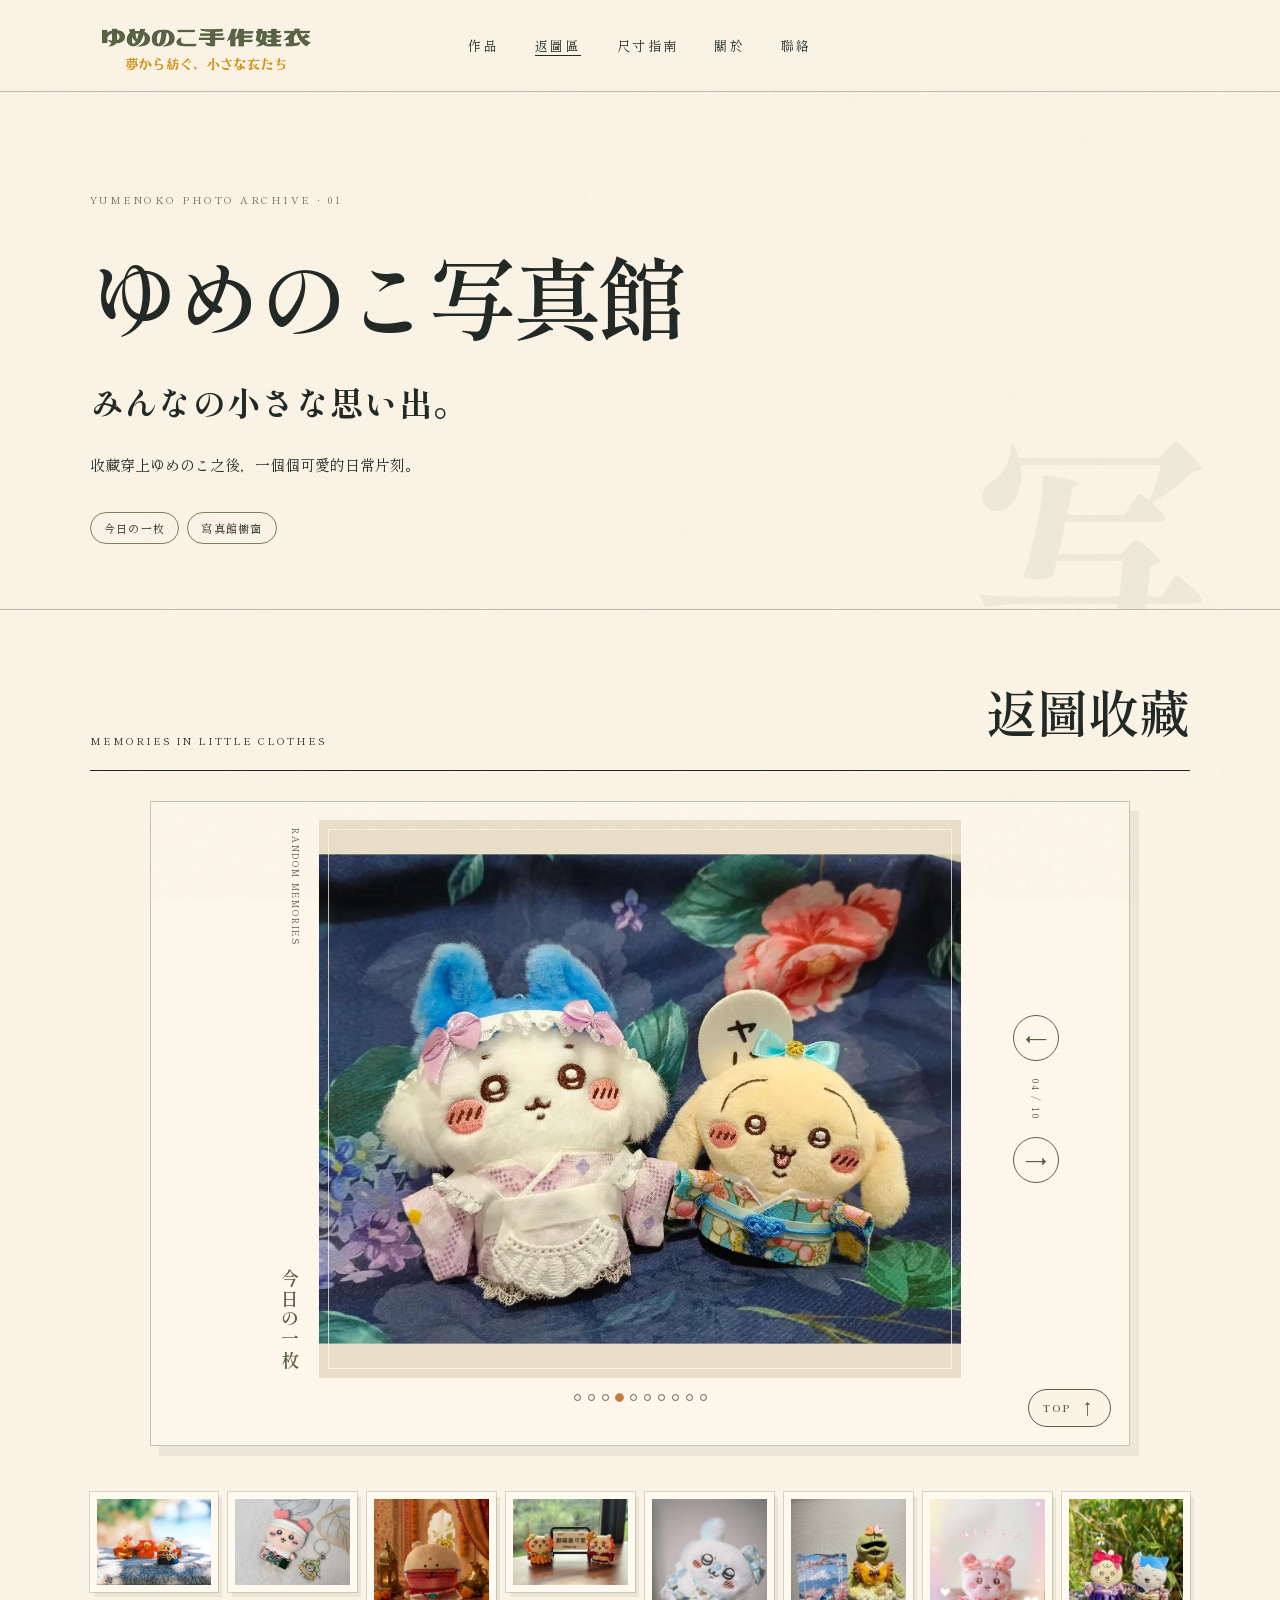
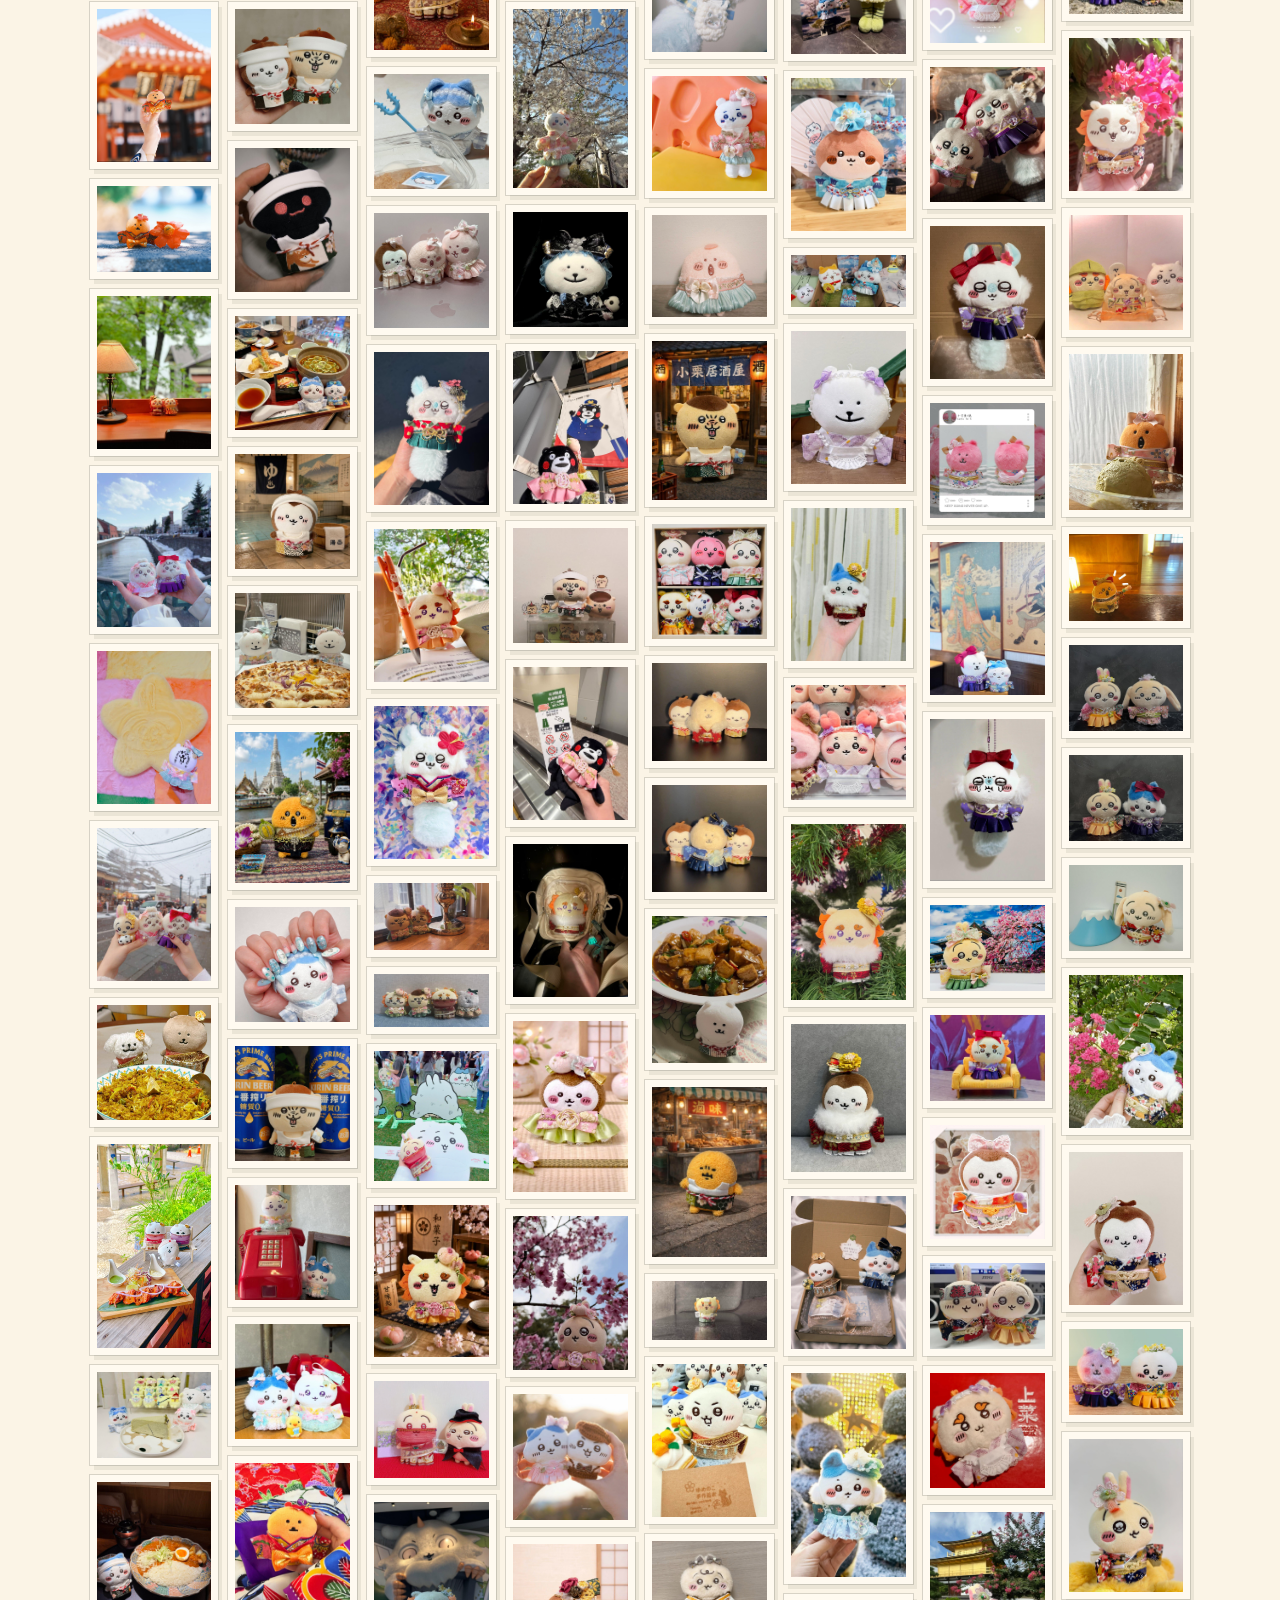
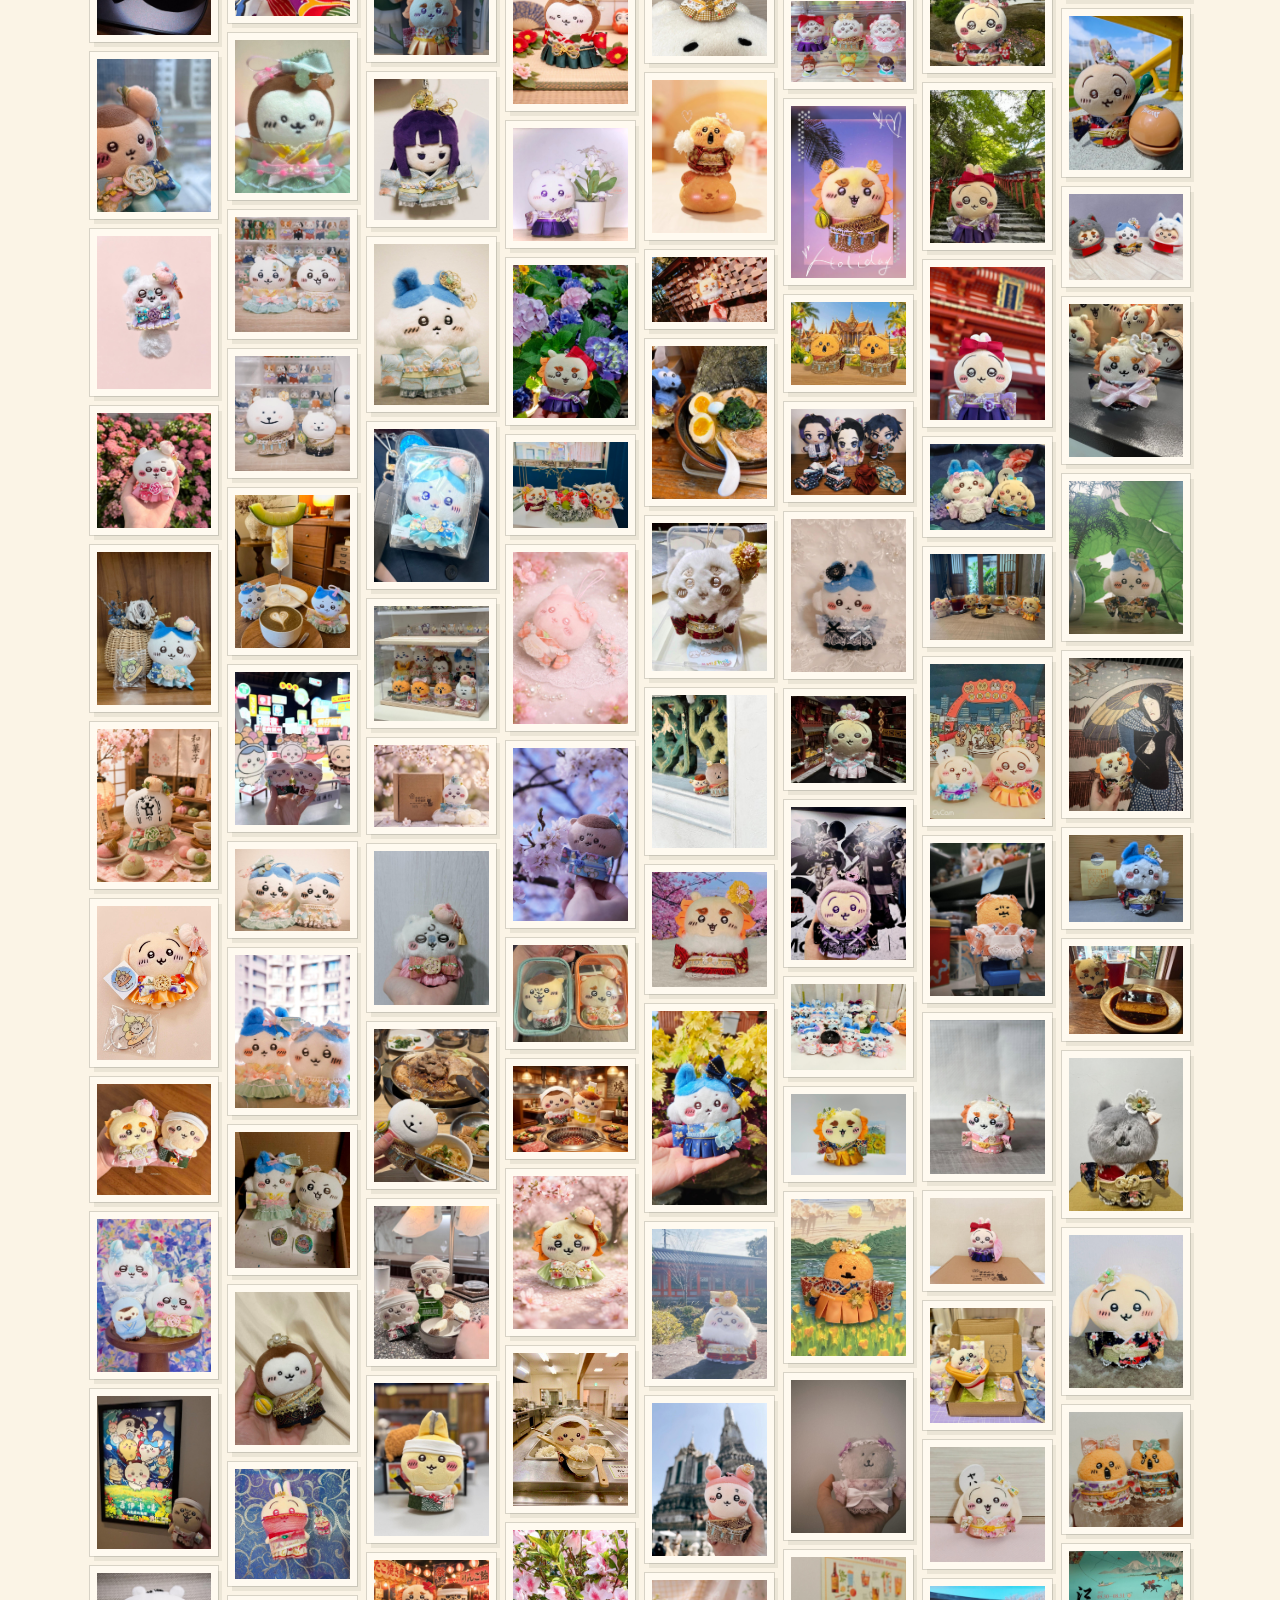
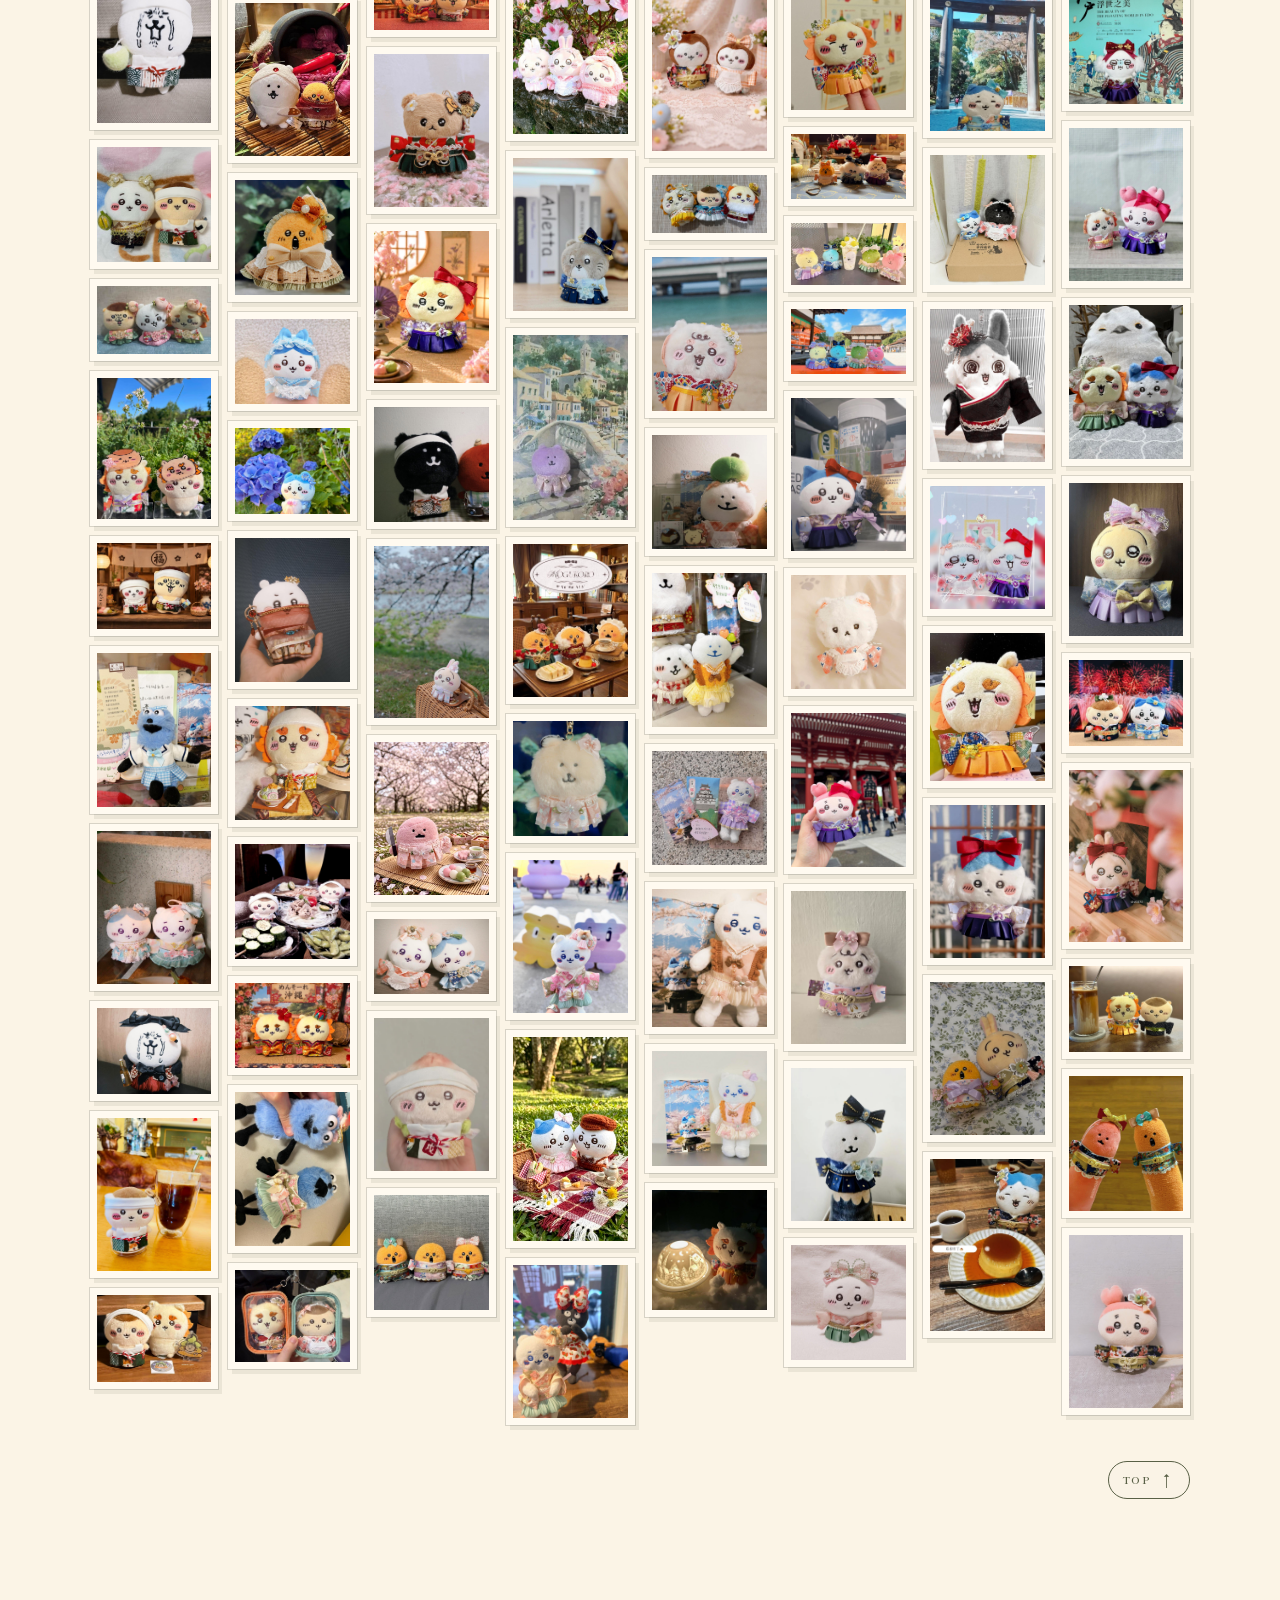
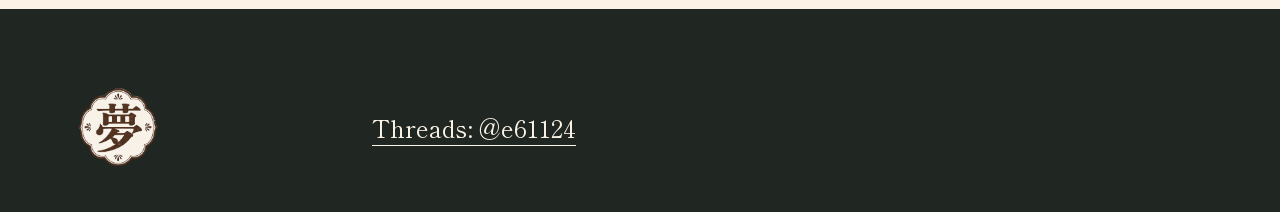
<file: photos.html>
<!doctype html>
<html lang="zh-Hant">
<head>
  <meta charset="UTF-8">
  <meta name="viewport" content="width=device-width, initial-scale=1.0">
  <meta name="description" content="ゆめのこ返圖寫真館，收藏孩子們穿上小衣裳後的日常片刻。">
  <title>ゆめのこ写真館｜返圖區</title>
  <link rel="preconnect" href="https://fonts.googleapis.com">
  <link rel="preconnect" href="https://fonts.gstatic.com" crossorigin>
  <link href="https://fonts.googleapis.com/css2?family=Noto+Serif+TC:wght@400;600;700&family=Shippori+Mincho:wght@400;600;700&display=swap" rel="stylesheet">
  <link rel="stylesheet" href="styles.css?v=20260813-22">
</head>
<body class="photo-page" id="top">
  <div class="noise" aria-hidden="true"></div>
  <header class="site-header">
    <a class="brand" href="index.html" aria-label="回到ゆめのこ首頁"><img src="assets/header-brand.png" alt="ゆめのこ手作娃衣｜夢から紡ぐ、小さな衣たち"></a>
    <button class="menu-btn" aria-expanded="false" aria-controls="main-nav">目錄</button>
    <nav id="main-nav" aria-label="主要導覽"><a href="index.html#works">作品</a><a href="photos.html" aria-current="page">返圖區</a><a href="size-guide.html">尺寸指南</a><a href="index.html#story">關於</a><a href="index.html#contact">聯絡</a></nav>
  </header>

  <main>
    <section class="photo-intro" aria-labelledby="photo-title">
      <p class="photo-number">YUMENOKO PHOTO ARCHIVE · 01</p>
      <h1 id="photo-title">ゆめのこ写真館</h1>
      <h2>みんなの小さな思い出。</h2>
      <p>收藏穿上ゆめのこ之後，一個個可愛的日常片刻。</p>
      <nav class="photo-note" aria-label="返圖區快速連結"><a href="#return-slideshow">今日の一枚</a><a href="#return-gallery">寫真館櫥窗</a></nav>
    </section>

    <section class="returns" aria-labelledby="returns-title">
      <div class="returns-heading">
        <p>MEMORIES IN LITTLE CLOTHES</p>
        <h2 id="returns-title">返圖收藏</h2>
      </div>
      <section class="return-slideshow" id="return-slideshow" aria-label="隨機返圖幻燈片" aria-roledescription="carousel">
        <div class="slideshow-label"><span>RANDOM MEMORIES</span><strong>今日の一枚</strong></div>
        <button class="slide-photo" type="button" aria-label="開啟目前返圖照片">
          <img src="" alt="" fetchpriority="high">
        </button>
        <div class="slide-controls">
          <button class="slide-prev" type="button" aria-label="上一張幻燈片">←</button>
          <span class="slide-counter" aria-live="polite"></span>
          <button class="slide-next" type="button" aria-label="下一張幻燈片">→</button>
        </div>
        <div class="slide-dots" aria-label="幻燈片頁碼"></div>
        <a class="mobile-top slideshow-top" href="#top" aria-label="回到頁首">TOP <span aria-hidden="true">↑</span></a>
      </section>
      <div class="return-gallery" id="return-gallery" aria-live="polite"></div>
      <div class="returns-empty" id="returns-empty">
        <span class="empty-stamp" aria-hidden="true">募集中</span>
        <div><h3>第一張寫真，等待收藏。</h3><p>將返圖放進專用相簿後，這裡會以小尺寸寫真牆呈現每個可愛日常。</p></div>
      </div>
      <a class="mobile-top" href="#top" aria-label="回到頁首">TOP <span aria-hidden="true">↑</span></a>
    </section>
  </main>

  <footer><div class="footer-mark"><img src="assets/footer-yume-mark.png" alt="夢"></div><div class="footer-thread"><a href="https://www.threads.net/@e61124" target="_blank" rel="noopener noreferrer">Threads: @e61124</a></div></footer>

  <dialog class="lightbox return-lightbox" aria-label="返圖相簿"><button class="close" aria-label="關閉">×</button><button class="prev" aria-label="上一張">←</button><div class="lightbox-art photo-lightbox"></div><div class="lightbox-caption"><span class="counter"></span><h3></h3></div><button class="next" aria-label="下一張">→</button></dialog>
  <script src="return-data.js?v=20260816-1"></script>
  <script src="photos.js?v=20260812-13"></script>
</body>
</html>
</file>
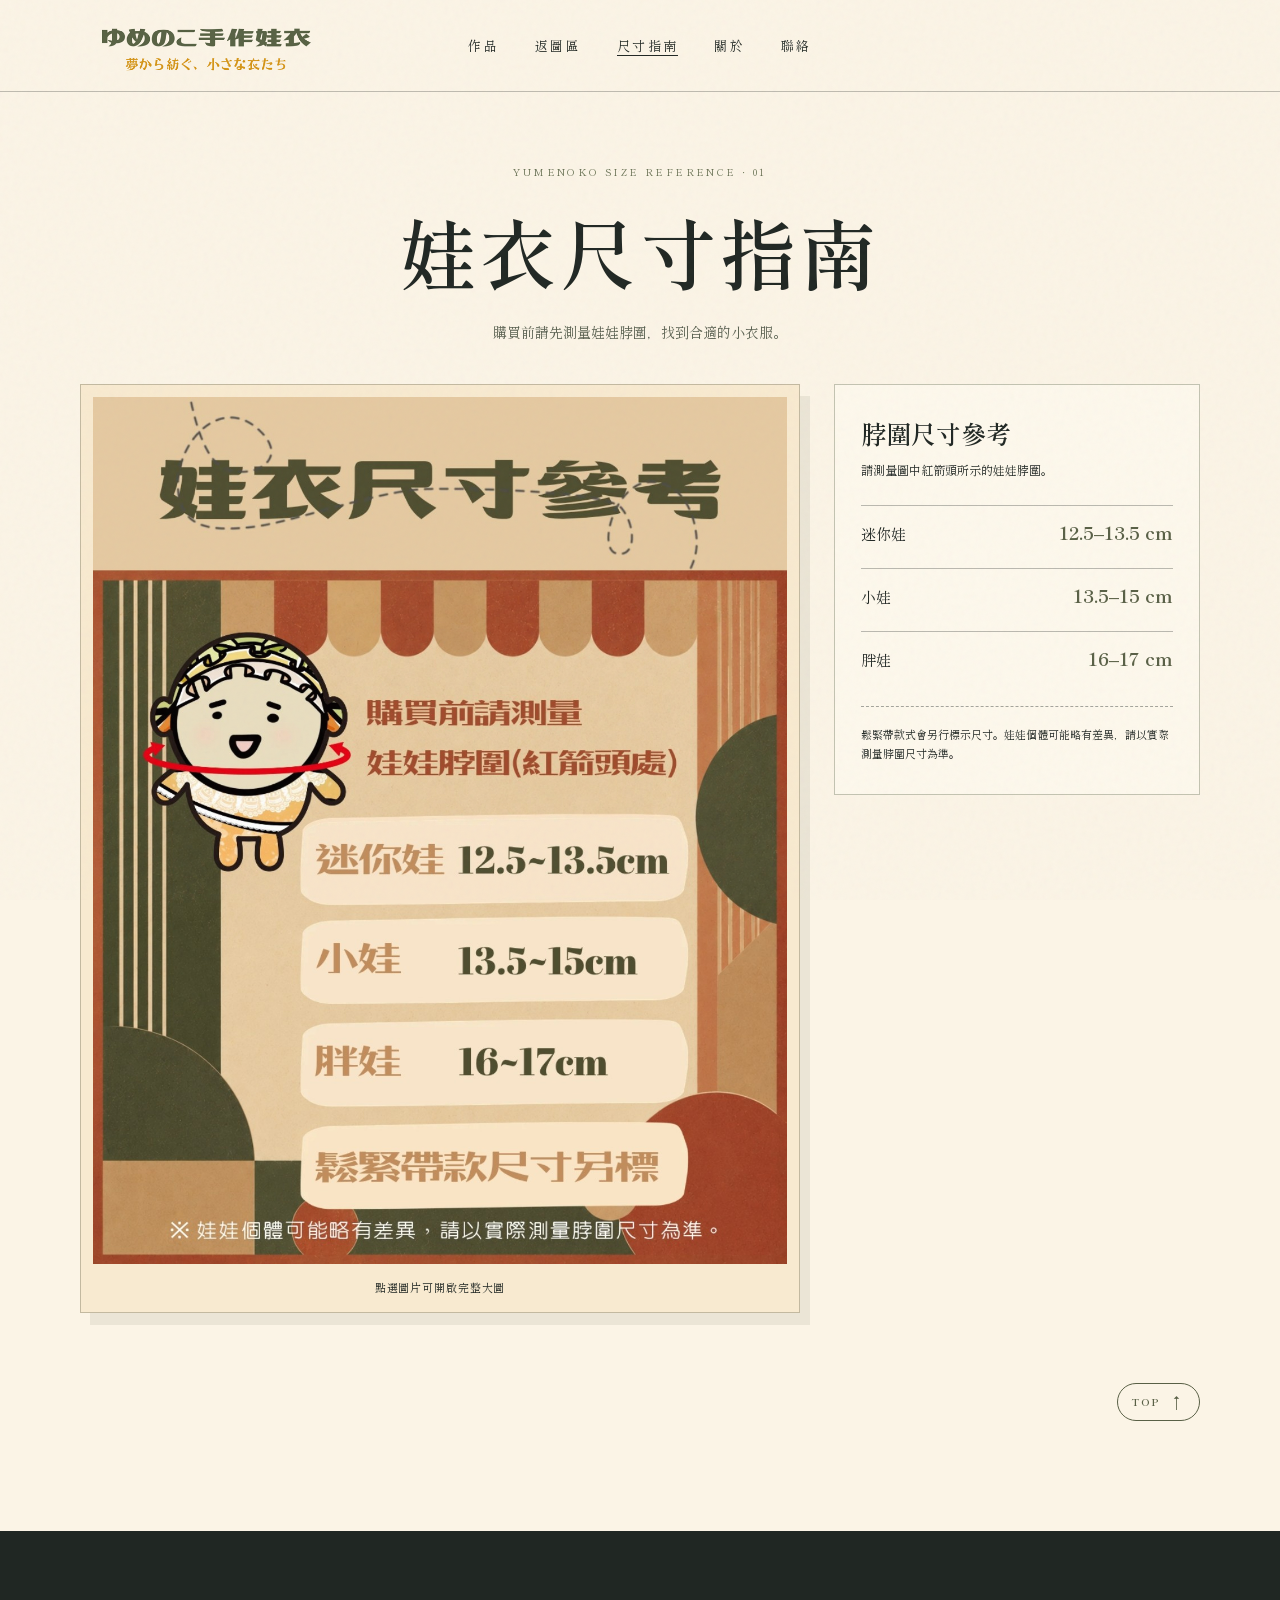
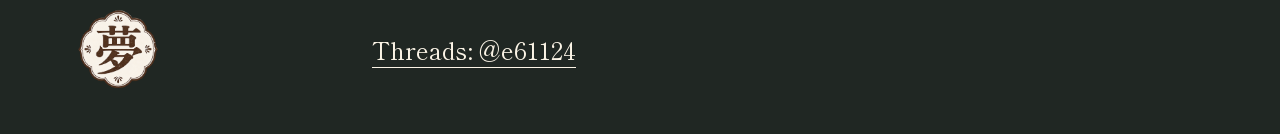
<file: size-guide.html>
<!doctype html>
<html lang="zh-Hant">
<head>
  <meta charset="UTF-8">
  <meta name="viewport" content="width=device-width, initial-scale=1.0">
  <meta name="description" content="ゆめのこ手作娃衣尺寸指南，購買前請測量娃娃脖圍。">
  <title>娃衣尺寸指南｜ゆめのこ手作娃衣</title>
  <link rel="preconnect" href="https://fonts.googleapis.com">
  <link rel="preconnect" href="https://fonts.gstatic.com" crossorigin>
  <link href="https://fonts.googleapis.com/css2?family=Noto+Serif+TC:wght@400;600;700&family=Shippori+Mincho:wght@400;600;700&display=swap" rel="stylesheet">
  <link rel="stylesheet" href="styles.css?v=20260813-22">
</head>
<body class="size-page" id="top">
  <div class="noise" aria-hidden="true"></div>
  <header class="site-header">
    <a class="brand" href="index.html" aria-label="回到ゆめのこ首頁"><img src="assets/header-brand.png" alt="ゆめのこ手作娃衣｜夢から紡ぐ、小さな衣たち"></a>
    <button class="menu-btn" aria-expanded="false" aria-controls="main-nav">目錄</button>
    <nav id="main-nav" aria-label="主要導覽"><a href="index.html#works">作品</a><a href="photos.html">返圖區</a><a href="size-guide.html" aria-current="page">尺寸指南</a><a href="index.html#story">關於</a><a href="index.html#contact">聯絡</a></nav>
  </header>

  <main class="size-guide-main">
    <section class="size-guide-intro" aria-labelledby="size-title">
      <p class="size-guide-kicker">YUMENOKO SIZE REFERENCE · 01</p>
      <h1 id="size-title">娃衣尺寸指南</h1>
      <p>購買前請先測量娃娃脖圍，找到合適的小衣服。</p>
    </section>

    <section class="size-guide-layout" aria-label="娃衣尺寸參考">
      <figure class="size-guide-figure">
        <a href="assets/size-guide.jpg" target="_blank" rel="noopener" aria-label="開啟完整尺寸指南大圖">
          <img src="assets/size-guide.jpg" alt="娃衣尺寸參考：迷你娃 12.5 至 13.5 公分，小娃 13.5 至 15 公分，胖娃 16 至 17 公分" width="1229" height="1536">
        </a>
        <figcaption>點選圖片可開啟完整大圖</figcaption>
      </figure>

      <aside class="size-reference">
        <h2>脖圍尺寸參考</h2>
        <p>請測量圖中紅箭頭所示的娃娃脖圍。</p>
        <dl class="size-list">
          <div class="size-row"><dt>迷你娃</dt><dd>12.5–13.5 cm</dd></div>
          <div class="size-row"><dt>小娃</dt><dd>13.5–15 cm</dd></div>
          <div class="size-row"><dt>胖娃</dt><dd>16–17 cm</dd></div>
        </dl>
        <p class="size-note">鬆緊帶款式會另行標示尺寸。娃娃個體可能略有差異，請以實際測量脖圍尺寸為準。</p>
      </aside>
      <a class="mobile-top" href="#top" aria-label="回到頁首">TOP <span aria-hidden="true">↑</span></a>
    </section>
  </main>

  <footer><div class="footer-mark"><img src="assets/footer-yume-mark.png" alt="夢"></div><div class="footer-thread"><a href="https://www.threads.net/@e61124" target="_blank" rel="noopener noreferrer">Threads: @e61124</a></div></footer>
  <script src="size-guide.js?v=20260812-1"></script>
</body>
</html>
</file>
<file: styles.css>
:root{--paper:#fbf4e6;--ink:#202723;--red:#c84b32;--blue:#236e73;--yellow:#d6a62b;--sakura:#e9a7b4;--line:rgba(32,39,35,.28)}
.hero .yumenoko-title{margin:32px 0 30px;width:min(100%,680px);line-height:0;letter-spacing:0}.yumenoko-title img{display:block;width:100%;height:auto}
*{box-sizing:border-box}html{scroll-behavior:smooth}body{margin:0;background:var(--paper);color:var(--ink);font-family:"Shippori Mincho","Noto Serif TC",serif}a{color:inherit;text-decoration:none}button{font:inherit}.noise{position:fixed;inset:0;opacity:.12;pointer-events:none;z-index:20;background-image:url("data:image/svg+xml,%3Csvg viewBox='0 0 180 180' xmlns='http://www.w3.org/2000/svg'%3E%3Cfilter id='n'%3E%3CfeTurbulence type='fractalNoise' baseFrequency='.9' numOctaves='4' stitchTiles='stitch'/%3E%3C/filter%3E%3Crect width='100%25' height='100%25' filter='url(%23n)' opacity='.3'/%3E%3C/svg%3E")}.site-header{height:92px;padding:0 4vw;display:grid;grid-template-columns:1fr auto 1fr;align-items:center;border-bottom:1px solid var(--line);position:relative;z-index:10}.brand{display:flex;align-items:center;gap:12px;font-weight:700;letter-spacing:.12em}.brand-seal{background:var(--red);color:var(--paper);padding:8px 6px;line-height:1;writing-mode:vertical-rl;border-radius:50% 45% 52% 48%}.site-header nav{display:flex;gap:36px;font-size:13px;letter-spacing:.18em}.site-header nav a,.inquire{border-bottom:1px solid transparent}.site-header nav a:hover,.inquire:hover{border-color:currentColor}.inquire{justify-self:end;font-size:13px}.menu-btn{display:none}.hero{min-height:690px;display:grid;grid-template-columns:44% 56%;padding:70px 5vw 55px;border-bottom:1px solid var(--line);overflow:hidden}.hero-copy{position:relative;z-index:2;padding:35px 0 0 3vw}.eyebrow{text-transform:uppercase;font-size:11px;letter-spacing:.22em}.hero h1{font-size:clamp(64px,9vw,142px);line-height:.85;letter-spacing:-.08em;margin:45px 0 38px;font-weight:600}.hero h1 em{color:var(--red);font-style:normal}.intro{font-size:14px;line-height:2;max-width:430px;margin-left:18%}.round-link{display:flex;align-items:center;justify-content:center;width:150px;height:150px;border:1px solid var(--ink);border-radius:50%;margin-top:25px;font-size:12px;transition:.3s}.round-link:hover{background:var(--ink);color:var(--paper);transform:rotate(-6deg)}.round-link span{margin-left:12px;font-size:20px}.hero-art{position:relative}.sun{position:absolute;width:38vw;height:38vw;border-radius:50%;background:var(--yellow);top:2%;right:2%}.poster{position:absolute;background:#e8dec5;padding:10px;box-shadow:14px 14px 0 rgba(32,39,35,.14)}.poster-main{width:min(29vw,410px);right:10%;top:8%;transform:rotate(4deg)}.poster-main .crop{aspect-ratio:3/4}.poster span{display:block;text-align:center;font-size:13px;letter-spacing:.3em;padding:12px 0 5px}.poster-small{width:min(18vw,260px);left:2%;bottom:2%;transform:rotate(-8deg)}.poster-small .crop{aspect-ratio:4/3}.stamp{position:absolute;right:1%;bottom:8%;width:80px;height:80px;border:2px solid var(--red);color:var(--red);border-radius:50%;display:grid;place-items:center;text-align:center;font-weight:700;transform:rotate(12deg)}.vertical-note{position:absolute;right:-2%;top:18%;writing-mode:vertical-rl;letter-spacing:.3em;font-size:11px}.crop{background-image:url('assets/showa-collection.png');background-repeat:no-repeat;background-size:400% 200%;background-color:#d8ccb2}.crop-1{background-position:0 0}.crop-2{background-position:33.333% 0}.crop-3{background-position:66.666% 0}.crop-4{background-position:100% 0}.crop-5{background-position:0 100%}.crop-6{background-position:33.333% 100%}.crop-7{background-position:66.666% 100%}.crop-8{background-position:100% 100%}.ticker{overflow:hidden;background:var(--ink);color:var(--paper);padding:11px 0;font-size:11px;letter-spacing:.35em;white-space:nowrap}.ticker span{display:block;width:max-content;animation:marquee 25s linear infinite}@keyframes marquee{to{transform:translateX(-50%)}}.works{padding:110px 5vw}.section-head{display:flex;justify-content:space-between;align-items:end;border-bottom:1px solid var(--ink);padding-bottom:30px}.section-head h2,.story h2{font-size:clamp(42px,6vw,82px);margin:20px 0 0;font-weight:500;letter-spacing:-.05em}.section-head>p{font-size:12px;line-height:2}.filter-bar{display:flex;gap:10px;padding:28px 0 36px}.filter{background:none;border:1px solid var(--ink);border-radius:99px;padding:9px 16px;cursor:pointer;font-size:12px}.filter.active,.filter:hover{background:var(--ink);color:var(--paper)}.filter sup{margin-left:5px}.gallery{display:grid;grid-template-columns:repeat(4,1fr);gap:45px 18px}.work-card{cursor:pointer;transition:.35s}.work-card:hover{transform:translateY(-7px)}.work-card.hidden{display:none}.art{aspect-ratio:3/4;border:1px solid rgba(32,39,35,.15)}.wide .art{aspect-ratio:4/5}.meta{display:flex;justify-content:space-between;align-items:baseline;border-top:1px solid var(--ink);margin-top:12px;padding-top:10px}.meta h3{font-size:15px;margin:0}.meta span{font-size:9px;letter-spacing:.12em}.feature{margin:20px 5vw 120px;background:var(--blue);color:#f4e9ce;min-height:520px;padding:80px 8%;position:relative;overflow:hidden}.feature:after{content:'夏';font-size:430px;line-height:1;position:absolute;right:-25px;bottom:-105px;color:rgba(244,233,206,.08)}.feature h2{font-size:clamp(52px,7vw,96px);line-height:1.1;margin:30px 0;position:relative;z-index:2}.feature>p:not(.eyebrow){width:45%;line-height:2;font-size:14px}.feature>a{display:inline-block;margin-top:35px;border-bottom:1px solid}.feature-badge{position:absolute;right:8%;top:12%;background:var(--yellow);color:var(--ink);border-radius:50%;width:110px;height:110px;display:grid;place-items:center;text-align:center;transform:rotate(9deg)}.story{padding:100px 8vw 140px;display:grid;grid-template-columns:1fr 1fr;gap:30px;border-top:1px solid var(--line)}.story .eyebrow{grid-column:1/-1}.story h2{margin:0}.story>div{padding:30px 10%;font-size:14px;line-height:2.2}footer{background:var(--ink);color:var(--paper);padding:65px 5vw 30px;display:grid;grid-template-columns:1fr 2fr 1fr;gap:40px;align-items:center}.footer-mark{font-size:70px;color:var(--red);font-weight:700}footer p{font-size:11px;letter-spacing:.2em}footer>div>a{font-size:25px;border-bottom:1px solid}.footer-links{display:flex;flex-direction:column;gap:10px}.footer-links a{font-size:11px;border:0}footer small{grid-column:1/-1;border-top:1px solid rgba(255,255,255,.2);padding-top:20px;font-size:9px;letter-spacing:.18em}.lightbox{width:min(90vw,1050px);height:min(88vh,800px);border:0;padding:28px;background:var(--paper);color:var(--ink)}.lightbox::backdrop{background:rgba(20,24,21,.88)}.lightbox[open]{display:grid;grid-template-columns:50px 1fr 50px;grid-template-rows:1fr auto;gap:15px}.lightbox-art{background-size:400% 200%;min-height:0}.lightbox-caption{grid-column:2;display:flex;justify-content:space-between;align-items:center}.lightbox-caption h3{margin:0}.close{position:absolute;right:10px;top:6px;background:none;border:0;font-size:30px;cursor:pointer}.prev,.next{background:none;border:0;font-size:30px;cursor:pointer}.prev{grid-row:1;grid-column:1}.next{grid-row:1;grid-column:3}.lightbox-art{grid-row:1;grid-column:2}.counter{font-size:11px;letter-spacing:.2em}
@media(max-width:900px){.site-header{grid-template-columns:1fr auto}.site-header nav{display:none;position:absolute;top:92px;left:0;right:0;background:var(--paper);padding:25px 5vw;border-bottom:1px solid}.site-header nav.open{display:flex}.inquire{display:none}.menu-btn{display:block;background:none;border:1px solid;padding:7px 12px}.hero{grid-template-columns:1fr;min-height:900px;padding-top:35px}.hero-copy{padding-left:0}.hero h1{font-size:82px}.intro{margin-left:0}.hero-art{min-height:480px}.sun{width:65vw;height:65vw}.poster-main{width:48vw}.poster-small{width:30vw}.gallery{grid-template-columns:repeat(2,1fr)}.story{grid-template-columns:1fr}.feature>p:not(.eyebrow){width:70%}}
@media(max-width:560px){.site-header{height:72px}.site-header nav{top:72px;flex-direction:column}.hero{min-height:810px;padding-inline:20px}.hero h1{font-size:62px;margin-top:35px}.round-link{width:112px;height:112px}.hero-art{min-height:380px}.poster-main{width:58vw;right:3%}.poster-small{width:34vw}.vertical-note{display:none}.works{padding:80px 20px}.section-head{display:block}.section-head>p{margin-top:25px}.filter-bar{overflow-x:auto}.filter{white-space:nowrap}.gallery{grid-template-columns:1fr;gap:42px}.feature{margin-inline:20px;padding:65px 28px}.feature h2{font-size:47px}.feature>p:not(.eyebrow){width:100%}.feature-badge{width:78px;height:78px;right:6%;top:5%;font-size:12px}.story{padding:80px 25px}.story>div{padding:10px 0}footer{grid-template-columns:1fr}.footer-links{margin-top:20px}footer small{grid-column:1}.lightbox{padding:35px 10px 15px}.lightbox[open]{grid-template-columns:32px 1fr 32px}.lightbox-caption h3{font-size:14px}}
@media(prefers-reduced-motion:reduce){html{scroll-behavior:auto}.ticker span{animation:none}.work-card,.round-link{transition:none}}
@media(max-width:900px){.hero .yumenoko-title{width:min(92vw,680px)}}
@media(max-width:560px){.hero .yumenoko-title{width:100%;margin:28px 0 26px}}

/* Sakura-shaped works link */
.round-link{--flower-mask:url("data:image/svg+xml,%3Csvg xmlns='http://www.w3.org/2000/svg' viewBox='0 0 100 100'%3E%3Cg fill='black'%3E%3Cellipse cx='50' cy='24' rx='20' ry='28'/%3E%3Cellipse cx='50' cy='24' rx='20' ry='28' transform='rotate(72 50 50)'/%3E%3Cellipse cx='50' cy='24' rx='20' ry='28' transform='rotate(144 50 50)'/%3E%3Cellipse cx='50' cy='24' rx='20' ry='28' transform='rotate(216 50 50)'/%3E%3Cellipse cx='50' cy='24' rx='20' ry='28' transform='rotate(288 50 50)'/%3E%3Ccircle cx='50' cy='50' r='22'/%3E%3C/g%3E%3C/svg%3E");position:relative;border:0;border-radius:0;background:transparent;isolation:isolate;transition:transform .55s cubic-bezier(.2,.8,.2,1),color .35s}
.round-link:before,.round-link:after{content:"";position:absolute;inset:0;-webkit-mask:var(--flower-mask) center/contain no-repeat;mask:var(--flower-mask) center/contain no-repeat;transition:background-color .35s,transform .55s cubic-bezier(.2,.8,.2,1)}
.round-link:before{z-index:-2;background:var(--ink)}
.round-link:after{z-index:-1;inset:2px;background:var(--paper)}
.round-link:hover{background:transparent;color:var(--ink);transform:rotate(18deg) scale(1.05)}
.round-link:hover:before,.round-link:hover:after{background:var(--sakura)}
.round-link span{margin-left:10px}
@media(max-width:560px){.round-link{width:112px;height:112px}}
@media(prefers-reduced-motion:reduce){.round-link,.round-link:before,.round-link:after{transition:none}}

/* User-provided sakura artwork */
.round-link{background:var(--paper) url('assets/sakura-button.png') center/contain no-repeat;background-blend-mode:multiply;color:#fffaf0;font-family:"Noto Serif TC","Shippori Mincho",serif;font-weight:700;letter-spacing:.12em;text-align:center;text-shadow:0 1px 1px rgba(117,55,67,.5);filter:brightness(1.008) saturate(.92);transition:transform .55s cubic-bezier(.2,.8,.2,1),filter .35s}
.round-link:before,.round-link:after{display:none}
.round-link:hover{background:var(--paper) url('assets/sakura-button.png') center/contain no-repeat;background-blend-mode:multiply;color:#fffaf0;filter:brightness(1.008) saturate(1.15);transform:rotate(18deg) scale(1.05)}
@media(prefers-reduced-motion:reduce){.round-link{transition:none}}

/* Single-column hero after removing the poster composition */
.hero{grid-template-columns:1fr;min-height:620px}
.hero-copy{width:min(100%,760px)}
@media(max-width:900px){.hero{min-height:720px}}
@media(max-width:560px){.hero{min-height:620px}}

/* Top-centered hero content */
.hero{place-items:start center;padding-top:38px}
.hero-copy{display:flex;flex-direction:column;align-items:center;margin:0 auto;padding:0;text-align:center}
.hero .yumenoko-title{margin-left:auto;margin-right:auto}
.hero .round-link{margin:34px auto 0}
@media(max-width:560px){.hero{padding-top:24px}.hero .round-link{margin-top:26px}}

/* Mascot tucked beside the title sign */
.hero .yumenoko-title{position:relative;overflow:visible}
.yumenoko-title .title-banner{display:block;width:100%;height:auto}
.yumenoko-title .title-mascot{position:absolute;z-index:2;width:178px;height:auto;right:-138px;top:50%;transform:translateY(-50%) rotate(4deg);filter:drop-shadow(7px 9px 0 rgba(88,98,68,.12));pointer-events:none}
@media(max-width:980px){.yumenoko-title .title-mascot{width:125px;right:-45px;top:76%}}
@media(max-width:560px){.yumenoko-title .title-mascot{width:82px;right:-2px;top:84%;filter:drop-shadow(4px 5px 0 rgba(88,98,68,.12))}}

/* Compact hero spacing */
.hero{min-height:400px;padding-top:20px;padding-bottom:12px;border-bottom:0}
.hero .yumenoko-title{margin-top:8px;margin-bottom:10px}
.hero .round-link{margin-top:10px}
@media(max-width:900px){.hero{min-height:400px;padding-top:18px;padding-bottom:24px}}
@media(max-width:560px){.hero{min-height:340px;padding-top:12px;padding-bottom:18px}.hero .yumenoko-title{margin-top:4px;margin-bottom:8px}.hero .round-link{margin-top:6px}}

/* Tighter transition from hero to portfolio */
.works{padding-top:55px}

/* Narrower title sign */
.hero .yumenoko-title{width:min(86vw,600px)}
@media(max-width:980px){.hero .yumenoko-title{width:min(82vw,600px)}}
@media(max-width:560px){.hero .yumenoko-title{width:92vw}}

/* Portfolio series 01 */
.series-heading{grid-column:1/-1;display:grid;grid-template-columns:auto 1fr auto;gap:24px;align-items:end;padding:18px 0 4px;border-top:1px solid var(--ink)}
.series-heading[hidden]{display:none}
.series-heading span{display:inline-block;background:#cbd1a9;border-radius:999px;padding:7px 13px;font-size:11px;letter-spacing:.12em}
.series-heading h3{margin:0;font-size:clamp(28px,3vw,46px);font-weight:600;letter-spacing:-.04em}
.series-heading p{max-width:340px;margin:0;font-size:12px;line-height:1.9}
.series-lead{grid-column:span 2}
.series-photo{display:block;width:100%;height:auto;object-fit:cover;object-position:center}
.series-lead .series-photo{aspect-ratio:4/3}
.photo-lightbox{background-repeat:no-repeat;background-position:center;background-size:contain}
@media(max-width:900px){.series-heading{grid-template-columns:auto 1fr}.series-heading p{grid-column:1/-1}.series-lead{grid-column:span 1}}
@media(max-width:560px){.series-heading{display:block}.series-heading h3{margin:14px 0 10px}.series-heading p{max-width:none}}

.section-kicker{display:block;margin-top:12px;font-size:11px;letter-spacing:.18em;color:rgba(32,39,35,.62)}
#works-title{font-family:"Shippori Mincho","Noto Serif TC",serif;font-size:clamp(30px,4vw,50px);font-weight:600;letter-spacing:.1em;color:var(--ink);text-shadow:none}
.story h2{font-size:clamp(21px,3vw,41px)}

/* Preserve faces and complete outfits in portfolio photos */
.gallery .series-lead{grid-column:span 1}
.gallery{align-items:start}
.gallery .work-card>.series-photo,.gallery .series-lead>.series-photo{display:block;width:100%;height:auto;aspect-ratio:2/3;object-fit:contain;object-position:center;background:#f4ecdc}
.gallery .series-row-start{grid-column-start:1}
@media(max-width:560px){.gallery .series-row-start{grid-column-start:auto}}
.filter-bar{flex-wrap:wrap}
@media(max-width:560px){.filter-bar{flex-wrap:nowrap}}

/* Character call-to-action replacing the sakura button */
.hero .round-link{display:flex;width:310px;height:170px;margin-top:2px;gap:8px;background:none;background-image:none;color:var(--ink);filter:none;text-shadow:none;letter-spacing:.08em;transform:none;overflow:visible}
.hero .round-link:hover{background:none;background-image:none;color:var(--ink);filter:none;transform:translateY(-5px)}
.hero .round-link:before,.hero .round-link:after{display:none}
.works-character{display:block;width:150px;height:150px;object-fit:contain;filter:drop-shadow(6px 8px 0 rgba(88,98,68,.12));transition:transform .4s ease}
.round-link:hover .works-character{transform:rotate(5deg) scale(1.04)}
.character-speech{position:relative;display:flex;align-items:center;justify-content:center;width:160px;height:82px;flex:0 0 160px;padding:0 20px 0 8px;background:transparent;border:0;font-size:13px;font-weight:700;white-space:nowrap}
.speech-outline{position:absolute;inset:0;width:100%;height:100%;overflow:visible;filter:drop-shadow(4px 5px 0 rgba(88,98,68,.12))}
.speech-outline path{fill:#fffaf0;stroke:#586244;stroke-width:2;vector-effect:non-scaling-stroke;stroke-linejoin:round;stroke-linecap:round}
.speech-text{position:relative;z-index:1;transform:translateX(-3px)}
@media(max-width:560px){.hero .round-link{width:250px;height:132px;gap:4px}.works-character{width:112px;height:112px}.character-speech{width:132px;height:68px;flex-basis:132px;padding:0 18px 0 6px;font-size:12px}}

/* Keep the CTA label inside the oval portion of the speech bubble. */
.character-speech{
  container-type:inline-size;
  min-width:0;
  padding:0 30px 0 8px;
}
.round-link .speech-text{
  display:block;
  width:100%;
  max-width:100%;
  min-width:0;
  margin:0;
  color:var(--ink);
  font-size:clamp(12px,14cqi,18px);
  line-height:1.1;
  letter-spacing:0;
  text-align:center;
  white-space:nowrap;
  overflow:hidden;
  transform:none;
}
.round-link .speech-heart{
  margin-left:.14em;
  color:#e58b20;
  font-size:.86em;
  line-height:1;
}
@media(max-width:560px){
  .character-speech{padding:0 24px 0 6px}
  .round-link .speech-text{font-size:clamp(12px,14cqi,15px)}
}

/* Yumenoko photo archive / customer return gallery */
.photo-page{min-height:100vh}
.site-header nav a[aria-current="page"]{border-color:currentColor}
.photo-intro{padding:90px 7vw 65px;border-bottom:1px solid var(--line);position:relative;overflow:hidden}
.photo-intro:after{content:'写';position:absolute;right:5vw;bottom:-60px;color:rgba(88,98,68,.07);font-size:250px;line-height:1;font-weight:700;pointer-events:none}
.photo-number{font-size:10px;letter-spacing:.25em;color:#677052}
.photo-intro h1{margin:22px 0 18px;font-size:clamp(48px,7vw,104px);font-weight:600;letter-spacing:-.06em}
.photo-intro h2{margin:0 0 24px;font-size:clamp(20px,2.6vw,34px);letter-spacing:.04em}
.photo-intro>p:not(.photo-number){max-width:720px;margin:8px 0;font-size:15px;line-height:2}
.photo-note{display:flex;flex-wrap:wrap;gap:8px;margin-top:32px}
.photo-note span{border:1px solid #7a8061;border-radius:99px;padding:7px 13px;font-size:11px;letter-spacing:.12em}
.photo-note a{border:1px solid #7a8061;border-radius:99px;padding:7px 13px;font-size:11px;letter-spacing:.12em;transition:background-color .25s,color .25s,transform .25s}
.photo-note a:hover{background:#596046;color:var(--paper);transform:translateY(-2px)}
.returns{padding:64px 7vw 110px}
.returns-heading{display:flex;align-items:end;justify-content:space-between;border-bottom:1px solid var(--ink);padding-bottom:22px;margin-bottom:30px}
.returns-heading p{margin:0;font-size:10px;letter-spacing:.2em}
.returns-heading h2{margin:0;font-size:clamp(28px,4vw,52px);font-weight:600}
.return-slideshow{width:min(100%,980px);margin:0 auto 46px;display:grid;grid-template-columns:150px minmax(0,1fr) 150px;grid-template-rows:minmax(430px,62vh) auto;position:relative;background:rgba(255,250,240,.5);border:1px solid rgba(88,98,68,.35);padding:18px;box-shadow:9px 10px 0 rgba(88,98,68,.09)}
.return-slideshow[hidden]{display:none}
.slideshow-label{grid-column:1;grid-row:1;display:flex;flex-direction:column;justify-content:space-between;padding:8px 16px 8px 2px;color:#596046}
.slideshow-label span{font-size:9px;line-height:1.7;letter-spacing:.2em;writing-mode:vertical-rl}
.slideshow-label strong{font-size:18px;font-weight:600;writing-mode:vertical-rl;letter-spacing:.12em}
.slide-photo{grid-column:2;grid-row:1;appearance:none;border:0;padding:0;min-width:0;overflow:hidden;cursor:zoom-in;background:#e9dfc9;position:relative}
.slide-photo:after{content:'';position:absolute;inset:9px;border:1px solid rgba(255,250,240,.72);pointer-events:none}
.slide-photo img{display:block;width:100%;height:100%;object-fit:contain;background:#e9dfc9;opacity:1;transition:opacity .36s ease-in-out,transform 3s linear}
.slide-photo img:not(.changing){transform:scale(1.015)}
.slide-photo img.changing{opacity:0;transform:scale(1)}
.slide-controls{grid-column:3;grid-row:1;display:grid;grid-template-columns:1fr;align-content:center;justify-items:center;gap:18px}
.slide-controls button{width:46px;height:46px;border:1px solid #596046;border-radius:50%;background:transparent;color:#596046;cursor:pointer;font-size:22px;transition:.25s}
.slide-controls button:hover{background:#596046;color:var(--paper)}
.slide-counter{font-size:10px;letter-spacing:.18em;color:#596046;writing-mode:vertical-rl}
.slide-dots{grid-column:2;grid-row:2;display:flex;justify-content:center;gap:7px;padding-top:16px}
.slide-dots button{appearance:none;width:7px;height:7px;padding:0;border:1px solid #596046;border-radius:50%;background:transparent;cursor:pointer}
.slide-dots button.active{background:#c67b40;border-color:#c67b40;transform:scale(1.25)}
.return-gallery{display:block;columns:8;column-gap:10px}
.return-card{appearance:none;border:0;background:transparent;color:inherit;padding:0;cursor:pointer;text-align:left;width:100%;display:block;break-inside:avoid;margin:0 0 10px;transition:transform .3s ease}
.return-card:hover{transform:translateY(-5px)}
.return-card img{display:block;width:100%;height:auto;object-fit:contain;border:7px solid #fffaf0;box-shadow:0 0 0 1px rgba(32,39,35,.16),4px 5px 0 rgba(88,98,68,.1)}
.returns-empty{min-height:260px;border:1px dashed rgba(88,98,68,.55);display:flex;align-items:center;justify-content:center;gap:24px;padding:36px;background:rgba(255,250,240,.42)}
.returns-empty[hidden]{display:none}
.returns-empty h3{margin:0 0 9px;font-size:24px}
.returns-empty p{margin:0;line-height:1.9;font-size:13px}
.empty-stamp{width:84px;height:84px;border:2px solid #c67b40;color:#c67b40;border-radius:50%;display:grid;place-items:center;font-weight:700;letter-spacing:.12em;transform:rotate(-8deg);flex:0 0 84px}
@media(max-width:900px){.return-gallery{columns:4}}
@media(max-width:560px){
  .photo-intro{padding:58px 20px 48px}
  .photo-intro:after{font-size:150px;right:-8px}
  .photo-intro h1{font-size:44px}
  .photo-intro h2{font-size:20px}
  .photo-intro>p:not(.photo-number){font-size:13px}
  .returns{padding:45px 12px 80px}
  .returns-heading{display:block}
  .returns-heading h2{margin-top:8px}
  .return-slideshow{grid-template-columns:1fr;grid-template-rows:minmax(330px,58vh) auto auto;margin-bottom:32px;padding:8px}
  .slideshow-label{position:absolute;z-index:2;left:16px;top:16px;padding:7px 9px;background:rgba(251,244,230,.86);display:block}
  .slideshow-label span{display:none}
  .slideshow-label strong{font-size:12px;writing-mode:horizontal-tb;letter-spacing:.08em}
  .slide-photo{grid-column:1;grid-row:1}
  .slide-photo:after{inset:6px}
  .slide-controls{grid-column:1;grid-row:2;grid-template-columns:auto auto auto;padding-top:11px;gap:14px}
  .slide-controls button{width:38px;height:38px;font-size:18px}
  .slide-counter{writing-mode:horizontal-tb;min-width:58px;text-align:center}
  .slide-dots{grid-column:1;grid-row:3;padding:10px 0 3px}
  .return-gallery{columns:4;column-gap:8px}
  .return-card img{border-width:4px}
  .return-card{margin-bottom:8px}
  .returns-empty{min-height:230px;display:block;text-align:center;padding:28px 20px}
  .empty-stamp{margin:0 auto 22px}
  .returns-empty h3{font-size:20px}
}
@media(prefers-reduced-motion:reduce){.slide-photo img,.slide-controls button{transition:none}}

/* Footer emblem and simplified Threads contact */
.footer-mark{display:flex;align-items:center}
.footer-mark img{display:block;width:108px;height:108px;object-fit:contain}
.footer-thread{grid-column:2/4;align-self:center}
.footer-thread a{display:inline-block;font-size:24px;border-bottom:1px solid currentColor}
@media(max-width:560px){.footer-mark img{width:88px;height:88px}.footer-thread{grid-column:1}.footer-thread a{font-size:20px}}

/* Doll clothing size guide */
.size-page{min-height:100vh}
.size-guide-main{padding:72px 6vw 110px}
.size-guide-intro{width:min(100%,980px);margin:0 auto 38px;text-align:center}
.size-guide-kicker{margin:0;color:#677052;font-size:10px;letter-spacing:.24em}
.size-guide-intro h1{margin:16px 0 12px;font-size:clamp(42px,6vw,82px);font-weight:600;letter-spacing:.04em}
.size-guide-intro p:last-child{margin:0;font-size:14px;line-height:2;color:#565d4d}
.size-guide-layout{width:min(100%,1120px);margin:0 auto;display:grid;grid-template-columns:minmax(0,720px) minmax(260px,1fr);gap:34px;align-items:start}
.size-guide-figure{margin:0;padding:12px;background:#f8ead0;border:1px solid rgba(74,72,50,.3);box-shadow:10px 12px 0 rgba(88,98,68,.1)}
.size-guide-figure a{display:block;line-height:0}
.size-guide-figure img{display:block;width:100%;height:auto}
.size-guide-figure figcaption{padding:14px 4px 3px;text-align:center;font-size:11px;line-height:1.7;letter-spacing:.08em}
.size-reference{position:sticky;top:28px;padding:30px 26px;background:rgba(255,250,240,.6);border:1px solid rgba(88,98,68,.35)}
.size-reference h2{margin:0 0 8px;font-size:25px;font-weight:600}
.size-reference>p{margin:0 0 24px;font-size:12px;line-height:1.8}
.size-list{margin:0;display:grid;gap:10px}
.size-row{display:grid;grid-template-columns:1fr auto;gap:14px;align-items:baseline;padding:13px 0;border-top:1px solid rgba(32,39,35,.3)}
.size-row dt,.size-row dd{margin:0}
.size-row dt{font-size:15px}
.size-row dd{font-size:18px;font-weight:700;color:#596046;white-space:nowrap}
.size-note{margin:22px 0 0!important;padding-top:18px;border-top:1px dashed rgba(32,39,35,.4);font-size:11px!important}
@media(max-width:820px){.size-guide-main{padding:55px 20px 85px}.size-guide-layout{grid-template-columns:1fr}.size-reference{position:static;width:min(100%,720px);margin:0 auto}.size-guide-figure{width:min(100%,720px);margin:0 auto}}
@media(max-width:560px){.size-guide-main{padding:42px 12px 70px}.size-guide-intro{margin-bottom:25px}.size-guide-intro h1{font-size:40px}.size-guide-intro p:last-child{font-size:12px}.size-guide-figure{padding:7px}.size-reference{padding:24px 20px}.size-row dd{font-size:16px}}

/* Mobile return-to-top links after each content block */
.mobile-top{width:max-content;min-width:72px;height:38px;margin:36px 0 0 auto;padding:0 14px;display:flex;align-items:center;justify-content:center;gap:8px;border:1px solid #596046;border-radius:99px;color:#596046;background:rgba(251,244,230,.84);font-size:10px;font-weight:700;letter-spacing:.14em;line-height:1;position:relative;z-index:3;transition:background-color .25s,color .25s,transform .25s}
.mobile-top span{font-size:15px;line-height:1}
.mobile-top:hover{background:#596046;color:var(--paper);transform:translateY(-2px)}
.story .mobile-top{grid-column:1/-1}
.return-slideshow .slideshow-top{grid-column:2/4;grid-row:2;margin:11px 0 0 auto}
.size-guide-layout>.mobile-top{grid-column:1/-1}
.gallery{display:block}
.series-group{display:grid;grid-template-columns:repeat(4,minmax(0,1fr));gap:45px 18px;align-items:start}
.series-group[hidden]{display:none}
.series-group .series-heading{grid-column:1/-1}
.series-cards{display:contents}
.gallery .series-top{grid-column:1/-1;justify-self:end;margin:0 0 12px}
.gallery .series-top[hidden]{display:none}
@media(max-width:900px){.series-group{grid-template-columns:repeat(2,minmax(0,1fr))}}
@media(max-width:560px){
  .mobile-top{width:max-content;min-width:70px;height:36px;margin:32px 0 0 auto;padding:0 13px;display:flex;align-items:center;justify-content:center;gap:8px;border:1px solid #596046;border-radius:99px;color:#596046;background:rgba(251,244,230,.84);font-size:10px;font-weight:700;letter-spacing:.14em;line-height:1;position:relative;z-index:3}
  .mobile-top span{font-size:15px;line-height:1}
  .mobile-top:active{background:#596046;color:var(--paper)}
  .story .mobile-top{grid-column:1/-1}
  .return-slideshow{margin-bottom:32px}
  .return-slideshow .slideshow-top{grid-column:1;grid-row:4;margin:10px 2px 2px auto}
  .size-guide-layout>.mobile-top{grid-column:1/-1}
}

/* Pinterest-inspired mobile portfolio: compact two-column masonry. */
@media(max-width:560px){
  .works{padding-inline:12px}
  .filter-bar{-ms-overflow-style:none;scrollbar-width:none}
  .filter-bar::-webkit-scrollbar{display:none}
  .gallery{
    display:block;
  }
  .gallery .series-group{display:block}
  .gallery .series-group[hidden]{display:none}
  .gallery .series-heading{
    break-after:avoid;
    margin:30px 0 14px;
    padding-top:16px;
  }
  .gallery .series-heading:first-child{margin-top:0}
  .gallery .series-cards{
    display:block;
    columns:2;
    column-gap:10px;
  }
  .gallery .series-top{
    width:max-content;
    margin:2px 0 30px auto;
    break-inside:avoid;
  }
  .gallery .work-card{
    display:inline-block;
    width:100%;
    margin:0 0 18px;
    break-inside:avoid;
    vertical-align:top;
  }
  .gallery .work-card.hidden{display:none}
  .gallery .work-card:hover{transform:none}
  .gallery .work-card>.series-photo,
  .gallery .series-lead>.series-photo{
    height:auto;
    aspect-ratio:auto;
    object-fit:contain;
  }
  .gallery .meta{
    margin-top:7px;
    padding-top:7px;
  }
  .gallery .meta h3{
    font-size:13px;
    line-height:1.45;
    overflow-wrap:anywhere;
  }
}

/* Soft album transitions, depth, and touch feedback. */
button,
a,
[tabindex]{
  -webkit-tap-highlight-color:transparent;
}
button:focus,
button:focus-visible,
a:focus,
a:focus-visible,
[tabindex]:focus,
[tabindex]:focus-visible{
  outline:none!important;
  box-shadow:none!important;
}
.lightbox{
  opacity:0;
  transform:translateY(8px) scale(.985);
  transition:opacity .24s ease,transform .3s cubic-bezier(.22,.75,.25,1);
}
.lightbox::backdrop{
  background:rgba(20,24,21,0);
  opacity:0;
  -webkit-backdrop-filter:blur(0);
  backdrop-filter:blur(0);
  transition:opacity .26s ease,background-color .26s ease,-webkit-backdrop-filter .3s ease,backdrop-filter .3s ease;
}
.lightbox[open].is-visible{
  opacity:1;
  transform:translateY(0) scale(1);
}
.lightbox[open].is-visible::backdrop{
  background:rgba(20,24,21,.82);
  opacity:1;
  -webkit-backdrop-filter:blur(5px) saturate(.82);
  backdrop-filter:blur(5px) saturate(.82);
}
.lightbox-art{
  opacity:1;
  transform:translateX(0) scale(1);
  filter:blur(0);
  transition:opacity .2s ease,transform .28s cubic-bezier(.22,.75,.25,1),filter .22s ease;
  will-change:opacity,transform;
}
.lightbox-art.is-swapping{
  opacity:0;
  filter:blur(2px);
}
.lightbox-art.is-swapping.swap-prev{transform:translateX(14px) scale(.992)}
.lightbox-art.is-swapping.swap-next{transform:translateX(-14px) scale(.992)}
.lightbox .close,
.lightbox .prev,
.lightbox .next{
  -webkit-appearance:none;
  appearance:none;
  outline:0;
  box-shadow:none;
  touch-action:manipulation;
  transition:transform .14s cubic-bezier(.2,.8,.2,1),opacity .14s ease,color .2s ease;
  transform-origin:center;
}
.lightbox .close:hover,
.lightbox .prev:hover,
.lightbox .next:hover{transform:scale(1.06)}
.lightbox .close:active,
.lightbox .prev:active,
.lightbox .next:active{
  transform:scale(.82);
  opacity:.58;
}
@media(prefers-reduced-motion:reduce){
  .lightbox,
  .lightbox::backdrop,
  .lightbox-art,
  .lightbox .close,
  .lightbox .prev,
  .lightbox .next{transition:none}
}
/* Header brand artwork */
.brand{
  width:min(300px,28vw);
  line-height:0;
}
.brand img{
  display:block;
  width:100%;
  height:auto;
  mix-blend-mode:multiply;
}

.story .story-cta{
  display:flex;
  width:310px;
  height:170px;
  margin:32px 0 0;
  gap:8px;
  border:0;
  border-radius:0;
  background:none;
  background-image:none;
  color:var(--ink);
  filter:none;
  text-shadow:none;
  letter-spacing:.08em;
  transform:none;
  overflow:visible;
}
.story .story-cta:before,
.story .story-cta:after{display:none}
.story .story-cta:hover{
  background:none;
  background-image:none;
  color:var(--ink);
  filter:none;
  transform:translateY(-5px);
}

/* About: archival making-of collage */
.story{
  grid-template-columns:minmax(260px,.72fr) minmax(520px,1.28fr);
  gap:clamp(38px,6vw,92px);
  align-items:center;
  overflow:hidden;
}
.story>.story-copy{padding:0;align-self:center}
.story-label{display:block;margin:0 0 22px;color:#6d7357;font-size:11px;letter-spacing:.28em}
.story .story-copy h2{margin:0;font-size:clamp(26px,3.2vw,48px);line-height:1.42;letter-spacing:-.025em}
.story-copy p{max-width:420px;margin:34px 0 0;padding-top:24px;border-top:1px solid var(--line);font-size:14px;line-height:2.2}
.story>.story-collage{
  display:grid;
  grid-template-columns:repeat(12,minmax(0,1fr));
  grid-template-rows:repeat(8,clamp(42px,4vw,66px));
  gap:10px;
  min-width:0;
  padding:18px;
  position:relative;
  isolation:isolate;
}
.story-collage:before{
  content:"";
  position:absolute;
  inset:4% 3% 2%;
  z-index:-1;
  background:rgba(214,166,43,.1);
  border:1px solid rgba(89,96,70,.2);
  transform:rotate(-1deg);
}
.story-photo{
  margin:0;
  min-width:0;
  overflow:hidden;
  padding:6px;
  background:#f7edd9;
  border:1px solid rgba(70,68,54,.22);
  box-shadow:8px 10px 0 rgba(83,75,56,.08);
}
.story-photo img{
  display:block;
  width:100%;
  height:100%;
  object-fit:cover;
  filter:sepia(.08) saturate(.8) contrast(.96) brightness(1.035);
}
.story-photo-purple{grid-column:1/8;grid-row:1/5;transform:rotate(-1.25deg)}
.story-photo-burgundy{grid-column:8/13;grid-row:1/4;transform:rotate(1.2deg)}
.story-photo-ribbon{grid-column:1/5;grid-row:5/9;transform:rotate(.8deg)}
.story-photo-wagashi{grid-column:5/10;grid-row:4/9;transform:rotate(-.7deg)}
.story-photo-pompom{grid-column:10/13;grid-row:4/9;transform:rotate(1.4deg)}
.story-photo-purple img{object-position:center 48%}
.story-photo-burgundy img{object-position:center 50%}
.story-photo-ribbon img{object-position:center 46%}
.story-photo-wagashi img{object-position:center 48%}
.story-photo-pompom img{object-position:center 48%}

/* Closing about section */
.about-closing{
  display:grid;
  grid-template-columns:minmax(260px,.72fr) minmax(320px,1.28fr);
  gap:clamp(38px,8vw,132px);
  align-items:start;
  padding-top:clamp(78px,9vw,150px);
  padding-bottom:clamp(84px,10vw,160px);
  border-top:1px solid var(--line);
}
.about-closing h2{
  margin:0;
  color:var(--ink);
  font-size:clamp(21px,3vw,44px);
  font-weight:400;
  line-height:1.32;
  letter-spacing:-.035em;
}
.about-closing-title{
  display:flex;
  flex-direction:column;
  align-items:center;
  gap:clamp(10px,1.2vw,18px);
  justify-self:end;
  padding-right:clamp(10px,2vw,36px);
  text-align:center;
}
.about-knot{
  display:block;
  width:clamp(58px,6vw,86px);
  height:auto;
  flex:0 0 auto;
}
.about-closing-copy{
  max-width:620px;
  padding-top:12px;
}
.about-closing-copy p{
  margin:0;
  font-size:clamp(15px,1.2vw,19px);
  line-height:2.15;
}
.about-closing-copy p+p{
  margin-top:24px;
  padding-top:0;
  border-top:0;
}

@media(max-width:1100px){
  .brand{width:min(270px,40vw)}
  .story{grid-template-columns:1fr;gap:46px}
  .story>.story-copy{max-width:590px}
  .story>.story-collage{width:min(100%,760px);justify-self:center}
  .about-closing{grid-template-columns:1fr;gap:34px}
  .about-closing-copy{padding-top:0}
}

@media(max-width:560px){
  .brand{width:min(225px,68vw)}
  .story{padding:68px 18px 82px;gap:34px}
  .story-label{margin-bottom:16px}
  .story .story-copy h2{font-size:clamp(24px,8vw,34px);line-height:1.45}
  .story-copy p{margin-top:24px;padding-top:18px;font-size:13px;line-height:2}
  .story>.story-collage{
    grid-template-columns:repeat(2,minmax(0,1fr));
    grid-template-rows:repeat(7,86px);
    gap:7px;
    width:100%;
    padding:9px 5px 12px;
  }
  .story-photo{padding:4px;box-shadow:5px 6px 0 rgba(83,75,56,.07)}
  .story-photo-purple{grid-column:1/3;grid-row:1/3}
  .story-photo-burgundy{grid-column:1/3;grid-row:3/4}
  .story-photo-ribbon{grid-column:1/2;grid-row:4/8}
  .story-photo-wagashi{grid-column:2/3;grid-row:4/6}
  .story-photo-pompom{grid-column:2/3;grid-row:6/8}
  .story-photo-burgundy img{object-position:center 52%}
  .story .mobile-top{margin-top:0}
  .story .story-cta{width:250px;height:132px;margin-top:24px;gap:4px}
  .about-closing{padding:68px 18px 82px;gap:26px}
  .about-closing-title{
    justify-self:center;
    padding-right:0;
  }
  .about-closing h2{font-size:clamp(18px,6vw,26px);line-height:1.35}
  .about-closing-copy p{font-size:13px;line-height:2}
  .about-closing-copy p+p{margin-top:18px;padding-top:0}
}
</file>
